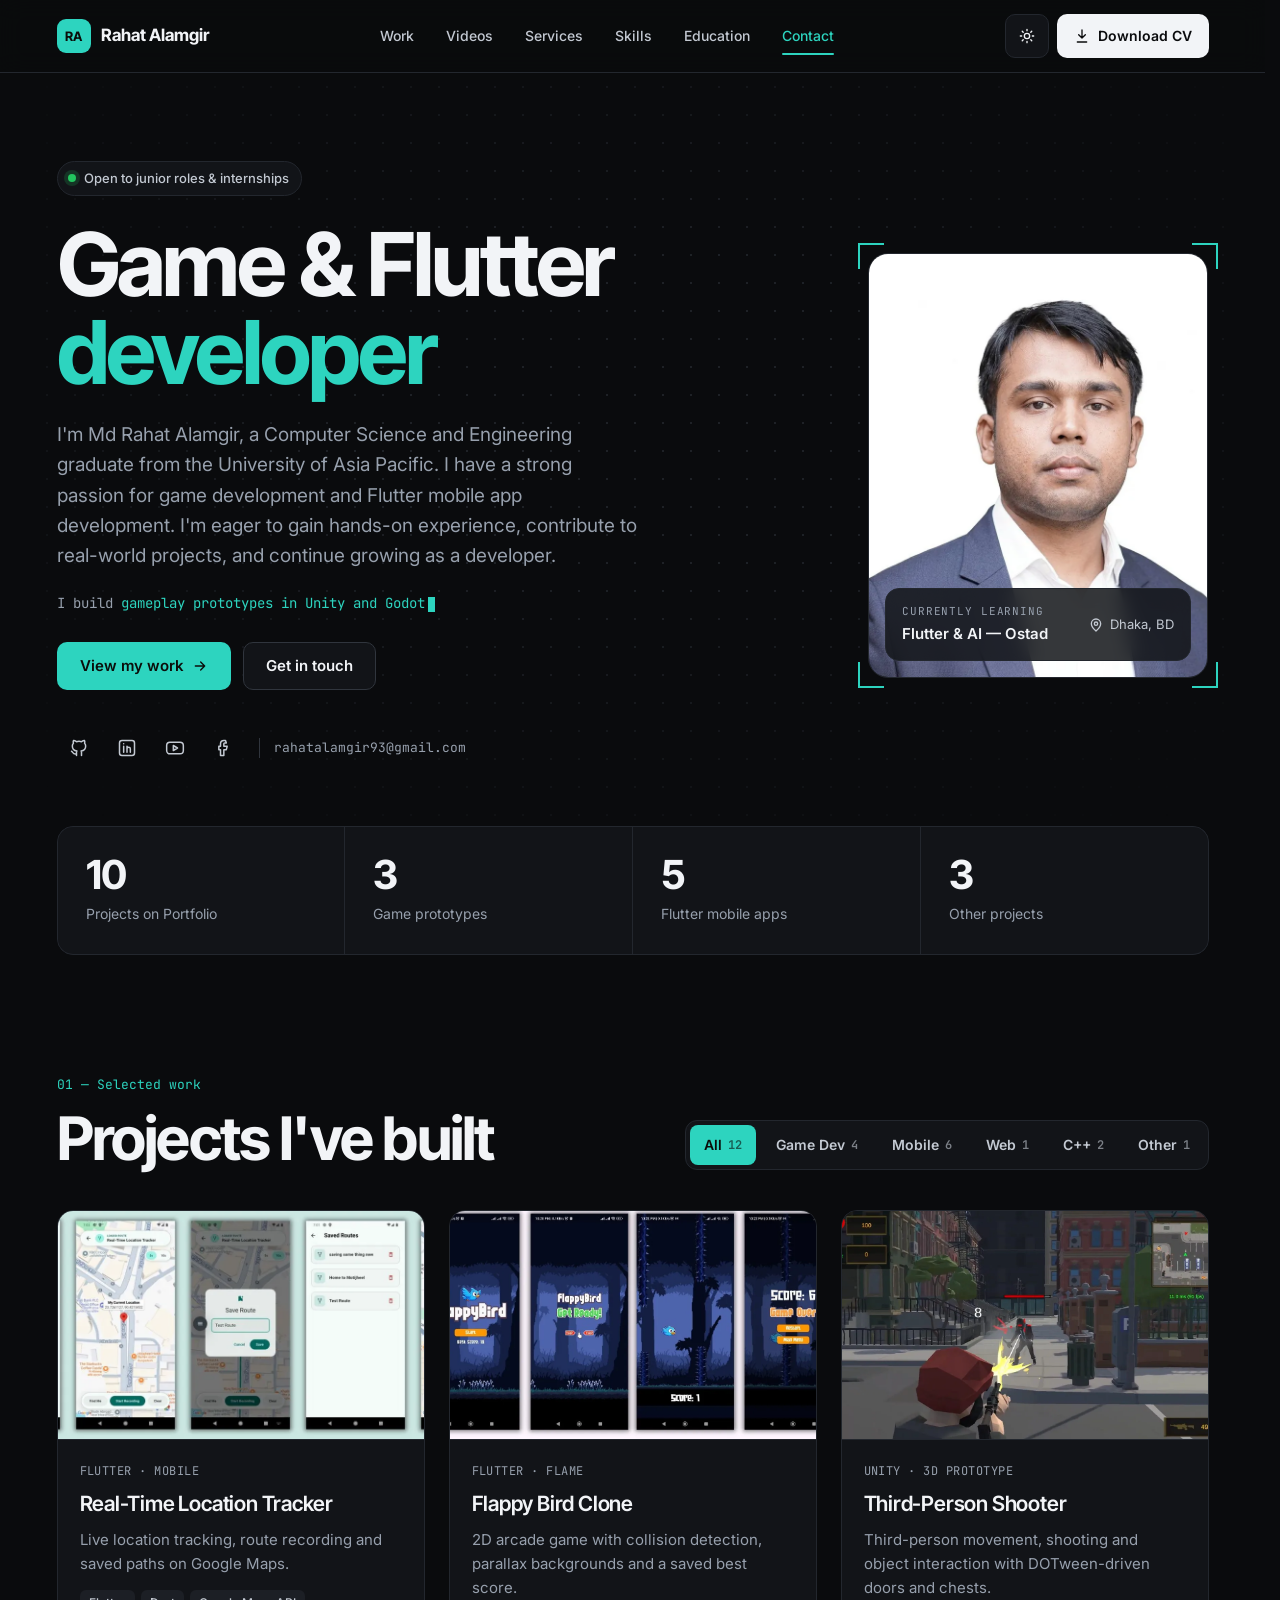
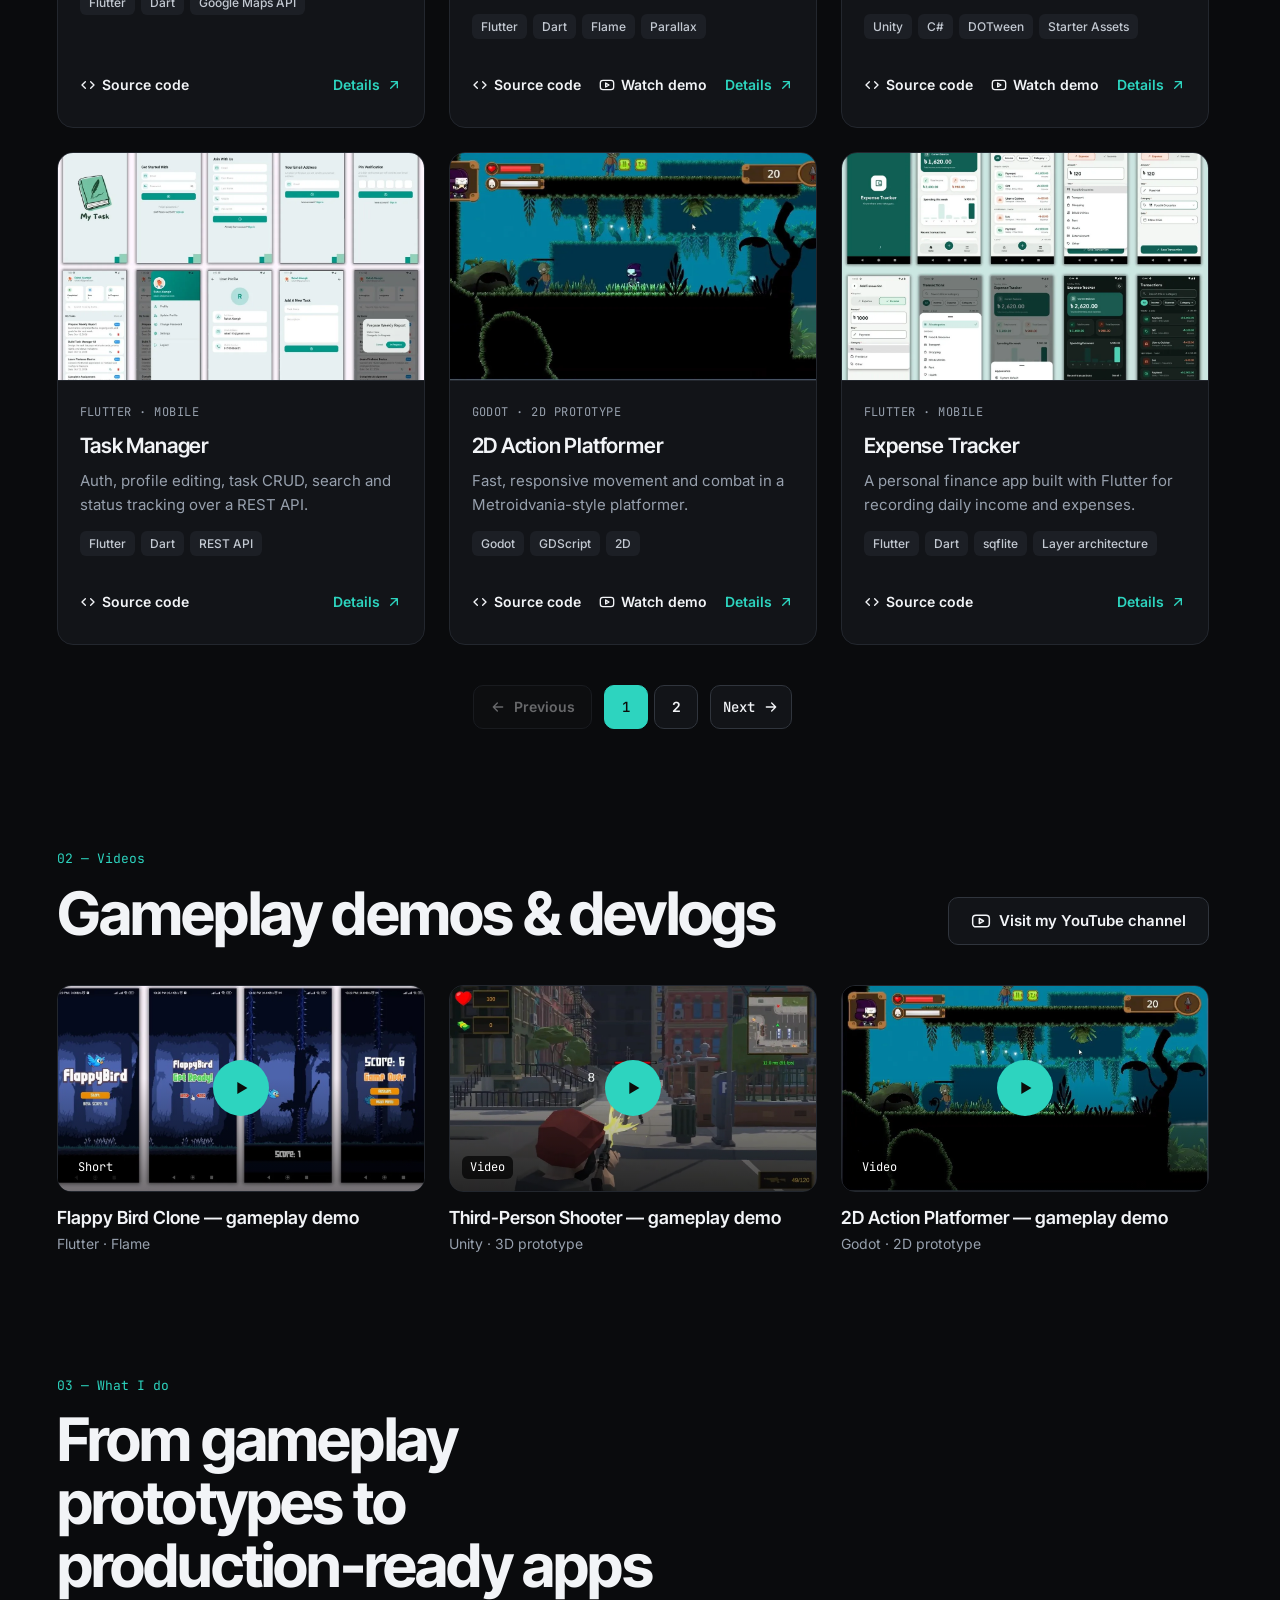
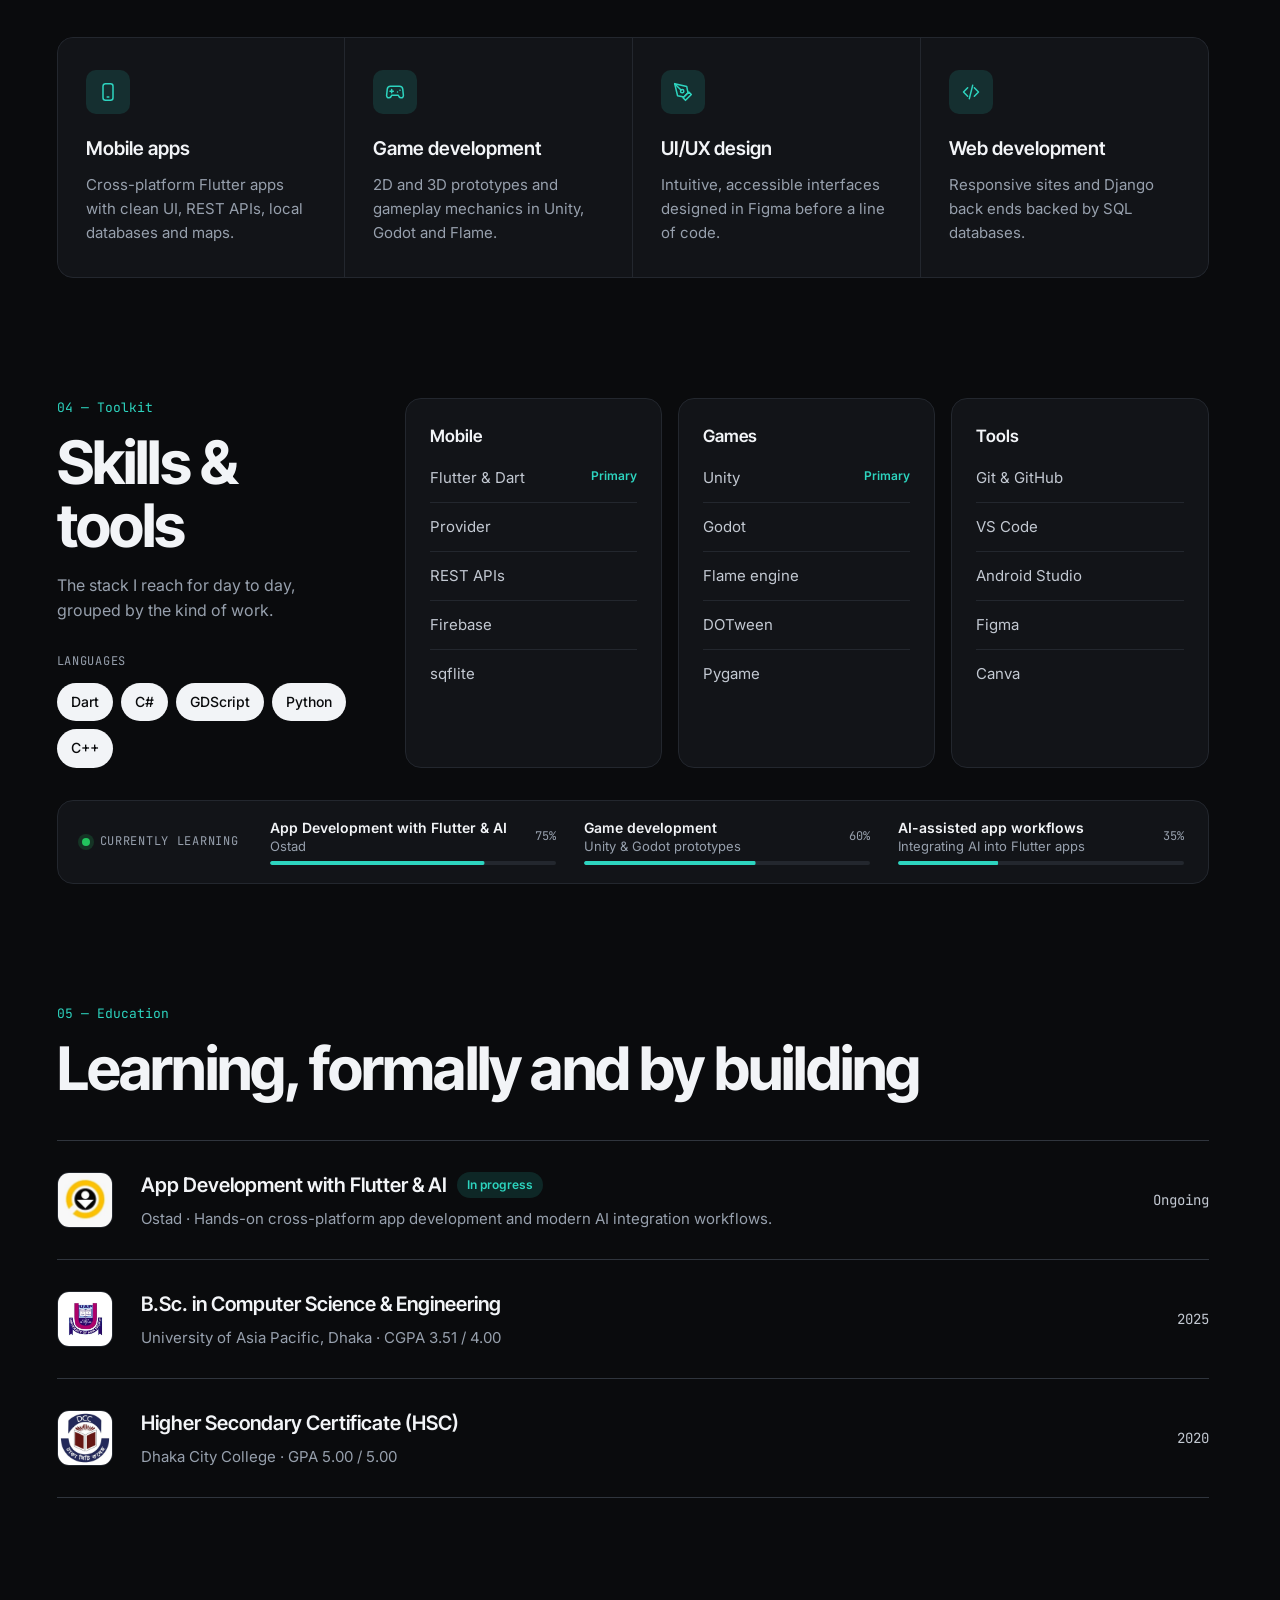
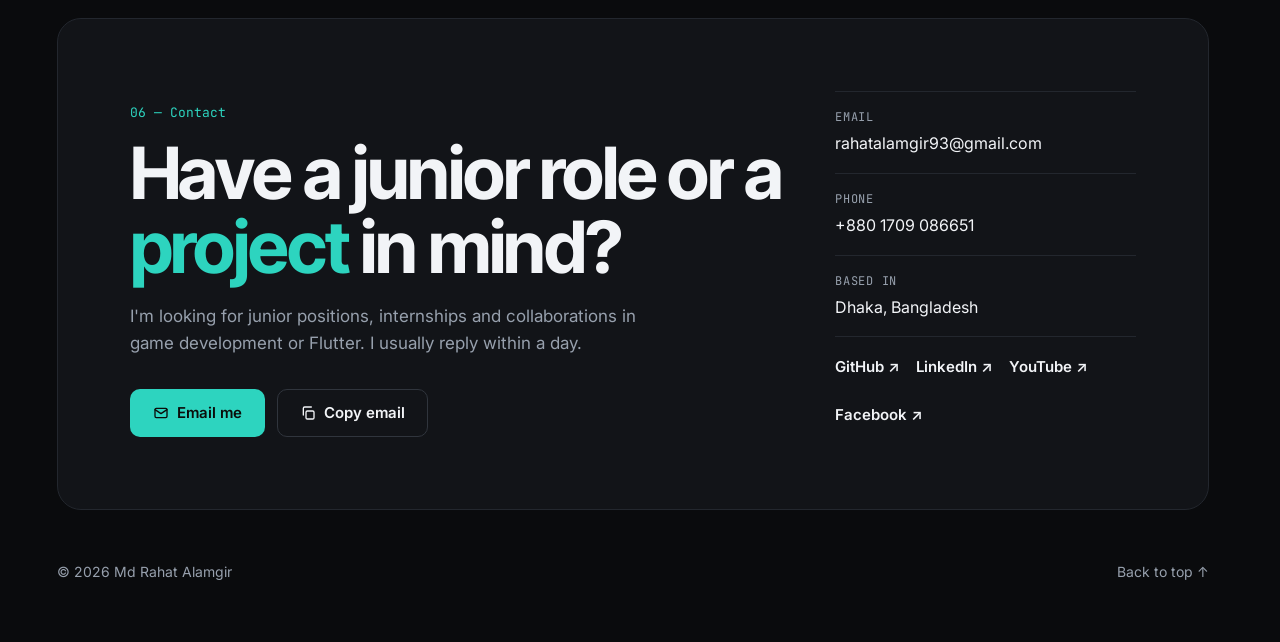
<file: index.html>
<!doctype html>
<html lang="en" data-theme="dark">
<head>
  <meta charset="utf-8">
  <meta name="viewport" content="width=device-width, initial-scale=1">
  <title>Md Rahat Alamgir — Game & Flutter Developer</title>
  <meta name="description" content="Portfolio of Md Rahat Alamgir, a game and Flutter developer from Dhaka building gameplay prototypes and cross-platform mobile apps.">
  <link rel="canonical" href="https://rahatalamgir.github.io/portfolio/">

  <meta property="og:type" content="website">
  <meta property="og:title" content="Md Rahat Alamgir — Game & Flutter Developer">
  <meta property="og:description" content="Gameplay prototypes in Unity and Godot, and cross-platform mobile apps in Flutter.">
  <meta property="og:url" content="https://rahatalamgir.github.io/portfolio/">
  <meta property="og:image" content="https://rahatalamgir.github.io/portfolio/assets/profile.jpg">
  <meta name="twitter:card" content="summary">
  <meta name="twitter:title" content="Md Rahat Alamgir — Game & Flutter Developer">
  <meta name="twitter:description" content="Gameplay prototypes in Unity and Godot, and cross-platform mobile apps in Flutter.">
  <meta name="twitter:image" content="https://rahatalamgir.github.io/portfolio/assets/profile.jpg">
  <meta name="theme-color" content="#0A0B0D">
  <link rel="icon" href="assets/favicon.svg" type="image/svg+xml">

  <script src="js/theme-init.js"></script>

  <link rel="preconnect" href="https://fonts.googleapis.com">
  <link rel="preconnect" href="https://fonts.gstatic.com" crossorigin>
  <link rel="stylesheet" href="https://fonts.googleapis.com/css2?family=Inter:wght@400;500;600&family=Inter+Tight:wght@600;700&family=JetBrains+Mono:wght@400;500&display=swap">
  <link rel="stylesheet" href="css/main.css">

  <script type="module" src="js/main.js"></script>
</head>
<body>
  <a class="skip-link" id="skip-link" href="#main"></a>

  <header class="site-header" id="site-header"></header>

  <main id="main">
    <section class="container hero" id="top"></section>
    <section class="container" id="stats"></section>
    <section class="container section" id="work"></section>
    <section class="container" id="github" hidden></section>
    <section class="container section" id="videos"></section>
    <section class="container section" id="services"></section>
    <section class="container section" id="skills"></section>
    <section class="container" id="learning"></section>
    <section class="container section" id="education"></section>
    <section class="container section" id="contact"></section>
  </main>

  <footer class="container site-footer" id="site-footer"></footer>

  <dialog class="project-dialog" id="project-dialog"></dialog>
  <div class="toast" id="toast" role="status" aria-live="polite"></div>
</body>
</html>
</file>
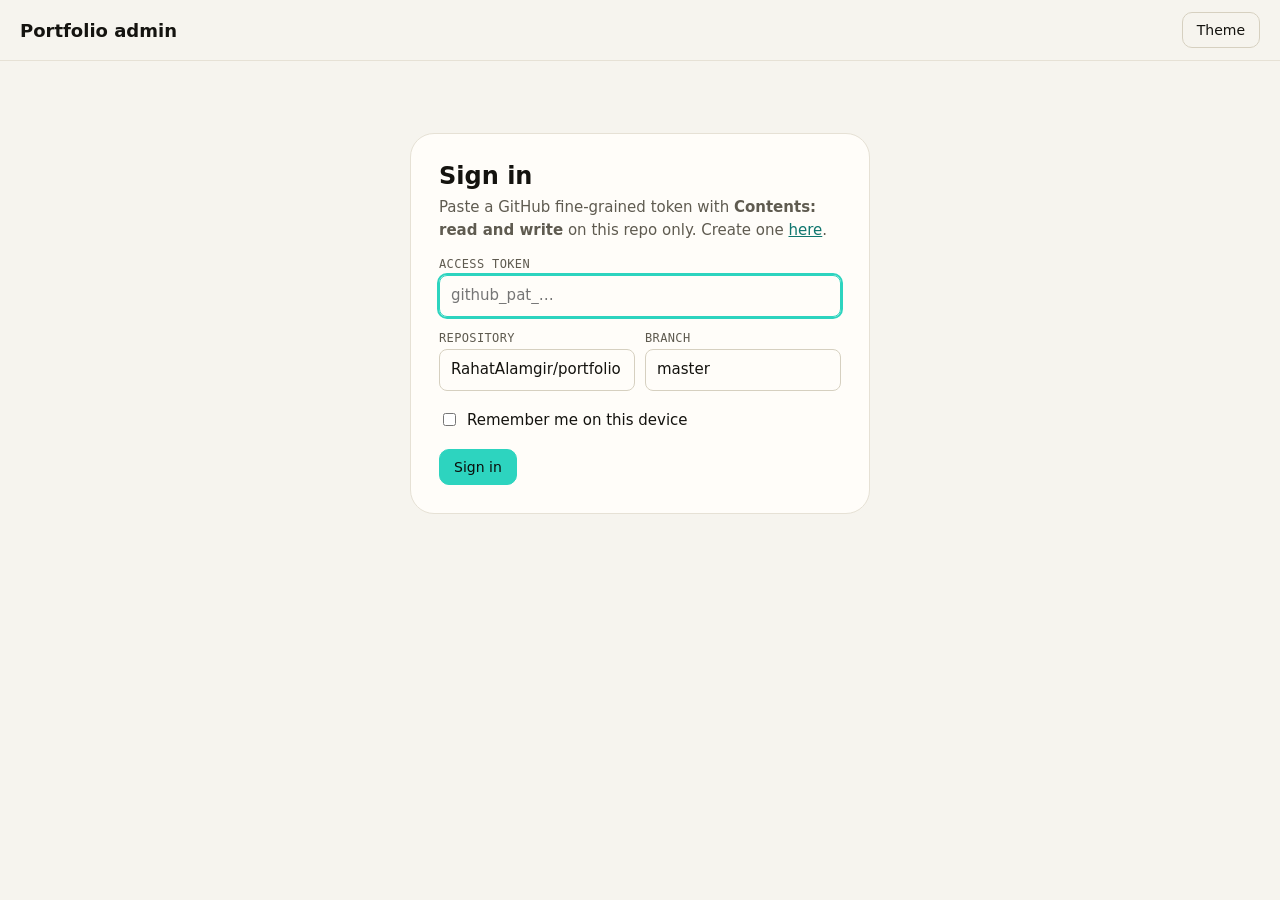
<file: admin/index.html>
<!doctype html>
<html lang="en">
<head>
  <meta charset="utf-8">
  <meta name="viewport" content="width=device-width, initial-scale=1">
  <meta name="robots" content="noindex, nofollow">
  <meta name="referrer" content="no-referrer">
  <title>Portfolio Admin</title>
  <link rel="icon" href="data:image/svg+xml,%3Csvg xmlns='http://www.w3.org/2000/svg' viewBox='0 0 32 32'%3E%3Crect width='32' height='32' rx='8' fill='%232DD4BF'/%3E%3C/svg%3E">
  <link rel="stylesheet" href="../css/base/tokens.css">
  <link rel="stylesheet" href="admin.css">
</head>
<body>
  <header class="bar">
    <strong class="bar-title">Portfolio admin</strong>
    <span class="bar-repo muted" id="repoLabel"></span>
    <span class="grow"></span>
    <button class="btn ghost" id="themeBtn" type="button">Theme</button>
    <button class="btn ghost" id="logoutBtn" type="button" hidden>Sign out</button>
  </header>

  <main id="app"></main>
  <div class="toast" id="toast" role="status" aria-live="polite"></div>

  <script type="module" src="js/main.js"></script>
</body>
</html>
</file>
<file: css/main.css>
/* Entry stylesheet — imports every part in cascade order. */

@import url("base/tokens.css");
@import url("base/reset.css");
@import url("base/layout.css");

@import url("components/buttons.css");
@import url("components/tags.css");
@import url("components/header.css");
@import url("components/cards.css");
@import url("components/dialog.css");
@import url("components/toast.css");
@import url("components/footer.css");
@import url("components/back-to-top.css");
@import url("components/mini-game.css");
@import url("components/load-error.css");

@import url("sections/hero.css");
@import url("sections/stats.css");
@import url("sections/learning.css");
@import url("sections/projects.css");
@import url("sections/github.css");
@import url("sections/videos.css");
@import url("sections/services.css");
@import url("sections/skills.css");
@import url("sections/education.css");
@import url("sections/contact.css");

@import url("base/motion.css");
@import url("base/cursor.css");

@import url("responsive.css");
</file>
<file: css/base/tokens.css>
/* Design tokens: accent colour, dark (default) + light themes, fonts, radii */

:root {
  /* Accent: change these to re-colour the whole site */
  --accent: #2DD4BF;
  --on-accent: #0B0D0A;
  --accent-text: #2DD4BF;
  --accent-soft: rgba(45, 212, 191, 0.14);

  /* Dark theme (default) */
  --bg: #0A0B0D;
  --surface: #121418;
  --surface-2: #181B20;
  --line: #23272E;
  --line-strong: #30353D;
  --text: #F2F4F7;
  --text-soft: #C3C9D2;
  --muted: #97A0AD;
  --chip: #1C1F25;
  --inverse: #F2F4F7;
  --inverse-text: #0A0B0D;
  --header-bg: rgba(10, 11, 13, 0.82);
  --glass: rgba(18, 20, 24, 0.85);
  --shadow: 0 24px 48px -24px rgba(0, 0, 0, 0.7);

  --font-display: "Inter Tight", "Inter", system-ui, sans-serif;
  --font-body: "Inter", system-ui, -apple-system, "Segoe UI", sans-serif;
  --font-mono: "JetBrains Mono", ui-monospace, Consolas, monospace;

  --ease-out: cubic-bezier(0.22, 1, 0.36, 1);

  --radius-sm: 8px;
  --radius: 10px;
  --radius-lg: 16px;
  --radius-xl: 24px;
  --container: 1200px;
  --header-h: 73px;

  color-scheme: dark;
}

[data-theme="light"] {
  --accent-text: #0F766E;
  --accent-soft: #D9F4EF;

  --bg: #F6F4EE;
  --surface: #FFFDF9;
  --surface-2: #EEEBE2;
  --line: #E6E1D5;
  --line-strong: #D6D0C0;
  --text: #14130F;
  --text-soft: #45423A;
  --muted: #5F5B50;
  --chip: #F0EDE4;
  --inverse: #14130F;
  --inverse-text: #FFFDF9;
  --header-bg: rgba(246, 244, 238, 0.85);
  --glass: rgba(255, 253, 249, 0.9);
  --shadow: 0 22px 44px -24px rgba(70, 55, 25, 0.32);
  --shadow-soft: 0 1px 2px rgba(70, 55, 25, 0.06), 0 8px 20px -12px rgba(70, 55, 25, 0.14);

  color-scheme: light;
}
</file>
<file: admin/admin.css>
/* Admin page styles. Reuses the site's colour tokens. */

* { box-sizing: border-box; }
html { color-scheme: dark; }
[data-theme="light"] { color-scheme: light; }
body {
  margin: 0;
  background: var(--bg);
  color: var(--text);
  font: 15px/1.5 var(--font-body);
}
[hidden] { display: none !important; }
.muted { color: var(--muted); }
.grow { flex: 1; }

/* Top bar */
.bar {
  position: sticky; top: 0; z-index: 20;
  display: flex; align-items: center; gap: 12px;
  padding: 12px 20px;
  background: var(--header-bg);
  backdrop-filter: blur(10px);
  border-bottom: 1px solid var(--line);
}
.bar-title { font-family: var(--font-display); font-size: 18px; }
.bar-repo { font: 13px var(--font-mono); }

/* Buttons */
.btn {
  display: inline-flex; align-items: center; justify-content: center; gap: 6px;
  min-height: 36px; padding: 0 14px;
  border: 1px solid var(--line-strong); border-radius: var(--radius);
  background: var(--surface); color: var(--text);
  font: 500 14px var(--font-body);
  cursor: pointer;
}
.btn:hover:not(:disabled) { border-color: var(--muted); }
.btn:disabled { opacity: 0.45; cursor: not-allowed; }
.btn.primary { background: var(--accent); border-color: var(--accent); color: var(--on-accent); }
.btn.ghost { background: transparent; }
.btn.danger:hover:not(:disabled) { border-color: #f87171; color: #f87171; }
.btn.small { min-height: 30px; padding: 0 10px; font-size: 13px; }
.btn.icon { min-width: 30px; padding: 0 6px; }
:focus-visible { outline: 2px solid var(--accent); outline-offset: 2px; }

/* Sign in */
.login {
  max-width: 460px; margin: 8vh auto; padding: 28px;
  background: var(--surface); border: 1px solid var(--line); border-radius: var(--radius-xl);
}
.login h1 { margin: 0 0 6px; font: 700 24px var(--font-display); }
.login p { margin: 0 0 16px; }
.login .field { margin-bottom: 14px; }
.login .row { display: flex; gap: 10px; }
.login .row > * { flex: 1; }
.login a { color: var(--accent-text); }
.check { display: flex; align-items: center; gap: 8px; margin: 4px 0 18px; }

/* Layout */
.shell {
  display: grid; grid-template-columns: 220px 1fr; gap: 24px;
  max-width: 1100px; margin: 0 auto; padding: 24px 20px 120px;
}
.side { display: flex; flex-direction: column; gap: 4px; align-self: start; position: sticky; top: 72px; }
.side button {
  display: flex; align-items: center; justify-content: space-between;
  padding: 10px 12px; border: 1px solid transparent; border-radius: var(--radius);
  background: none; color: var(--text-soft); font: 500 14px var(--font-body);
  text-align: left; cursor: pointer;
}
.side button:hover { background: var(--surface); }
.side button[aria-current="true"] { background: var(--surface); border-color: var(--line-strong); color: var(--text); }
.dot { width: 8px; height: 8px; border-radius: 50%; background: var(--accent); }

.panel-head { display: flex; flex-wrap: wrap; align-items: center; gap: 10px; margin-bottom: 16px; }
.panel-head h2 { margin: 0; font: 700 22px var(--font-display); }
.panel-head .path { font: 13px var(--font-mono); color: var(--muted); }

/* Form fields */
.field { display: block; margin-bottom: 12px; }
.field-label { display: block; margin-bottom: 4px; font: 500 12px var(--font-mono); letter-spacing: 0.03em; color: var(--muted); text-transform: uppercase; }
input[type="text"], input[type="password"], input[type="number"], textarea {
  width: 100%; padding: 9px 11px;
  border: 1px solid var(--line-strong); border-radius: var(--radius-sm);
  background: var(--surface); color: var(--text);
  font: 15px/1.45 var(--font-body);
}
textarea { resize: vertical; min-height: 60px; }
input:focus, textarea:focus { outline: 2px solid var(--accent); outline-offset: 0; border-color: var(--accent); }
.field.inline { display: flex; align-items: center; gap: 10px; }
.field.inline .field-label { margin: 0; }

.group {
  margin: 0 0 14px; padding: 14px 14px 4px;
  border: 1px solid var(--line); border-radius: var(--radius-lg);
  background: color-mix(in srgb, var(--surface) 55%, transparent);
}
.group > legend, .group-head {
  font: 600 14px var(--font-display);
}
.group-head { display: flex; align-items: center; gap: 8px; margin-bottom: 12px; }
.group-head .count { color: var(--muted); font: 12px var(--font-mono); }

/* Array items */
details.card {
  margin-bottom: 10px; border: 1px solid var(--line-strong); border-radius: var(--radius-lg);
  background: var(--surface);
}
details.card > summary {
  display: flex; align-items: center; gap: 8px; padding: 10px 12px; cursor: pointer; list-style: none;
}
details.card > summary::-webkit-details-marker { display: none; }
details.card > summary::before { content: "▸"; color: var(--muted); transition: transform 0.15s; }
details.card[open] > summary::before { transform: rotate(90deg); }
.card-num { font: 12px var(--font-mono); color: var(--muted); }
.card-title { flex: 1; font-weight: 600; overflow: hidden; text-overflow: ellipsis; white-space: nowrap; }
.card-actions { display: flex; gap: 4px; }
.card-body { padding: 4px 14px 6px; border-top: 1px solid var(--line); padding-top: 14px; }

.prim-row { display: flex; gap: 6px; margin-bottom: 8px; align-items: flex-start; }
.prim-row .field { flex: 1; margin: 0; }

/* Image fields */
.img-field { display: flex; gap: 12px; align-items: flex-start; }
.img-thumb {
  flex: none; width: 72px; height: 72px; object-fit: cover;
  border: 1px solid var(--line-strong); border-radius: var(--radius-sm); background: var(--surface-2);
}
.img-thumb.file { display: grid; place-items: center; font: 12px var(--font-mono); color: var(--muted); }
.img-main { flex: 1; min-width: 0; }
.img-main .btn { margin-top: 6px; }
.img-note { margin-left: 8px; font-size: 13px; color: var(--accent-text); }

/* Assets manager */
.side-sep { width: 100%; margin: 6px 0; border: 0; border-top: 1px solid var(--line); }
.asset-tools { display: flex; flex-wrap: wrap; align-items: center; gap: 8px; margin-bottom: 12px; }
.asset-tools input[type="text"] { flex: 1; min-width: 160px; width: auto; }
.asset-tools select {
  padding: 6px 8px; border: 1px solid var(--line-strong); border-radius: var(--radius-sm);
  background: var(--surface); color: var(--text); font: 13px var(--font-mono);
}
.btn[aria-pressed="true"] { background: var(--accent-soft); border-color: var(--accent); }
.asset-grid { display: grid; gap: 10px; }
.asset {
  display: flex; gap: 14px; padding: 12px;
  border: 1px solid var(--line-strong); border-radius: var(--radius-lg); background: var(--surface);
}
.asset-thumb {
  flex: none; width: 96px; height: 96px; object-fit: contain;
  border: 1px solid var(--line); border-radius: var(--radius-sm); background: var(--surface-2);
}
.asset-thumb.file { display: grid; place-items: center; font: 600 13px var(--font-mono); color: var(--muted); }
.asset-info { min-width: 0; flex: 1; }
.asset-path { display: block; font: 600 13px var(--font-mono); word-break: break-all; }
.asset-meta { margin: 2px 0 6px; font: 12px var(--font-mono); }
.asset-used { font-size: 13px; color: var(--accent-text); }
.asset-used.none { color: var(--muted); }
.asset-actions { display: flex; flex-wrap: wrap; gap: 6px; margin-top: 10px; }
.asset-foot { margin-top: 16px; font-size: 13px; }

.raw { width: 100%; min-height: 60vh; font: 13px/1.5 var(--font-mono); white-space: pre; resize: vertical; }
.error { margin: 8px 0; color: #f87171; font-size: 14px; }

.savebar {
  position: fixed; left: 0; right: 0; bottom: 0; z-index: 15;
  display: flex; align-items: center; justify-content: center; gap: 12px; padding: 12px 20px;
  background: var(--header-bg); backdrop-filter: blur(10px); border-top: 1px solid var(--line);
}
.savebar span { font-size: 14px; color: var(--muted); }

.toast {
  position: fixed; left: 50%; bottom: 76px; z-index: 30; max-width: min(520px, 92vw);
  padding: 10px 16px; border-radius: var(--radius);
  background: var(--inverse); color: var(--inverse-text); font-size: 14px;
  opacity: 0; transform: translate(-50%, 8px); pointer-events: none;
  transition: opacity 0.2s, transform 0.2s;
}
.toast.show { opacity: 1; transform: translate(-50%, 0); }
.toast.bad { background: #b91c1c; color: #fff; }

@media (max-width: 760px) {
  .shell { grid-template-columns: 1fr; gap: 12px; }
  .side { position: static; flex-direction: row; overflow-x: auto; padding-bottom: 6px; }
  .side button { white-space: nowrap; gap: 8px; }
  .bar-repo { display: none; }
}
</file>
